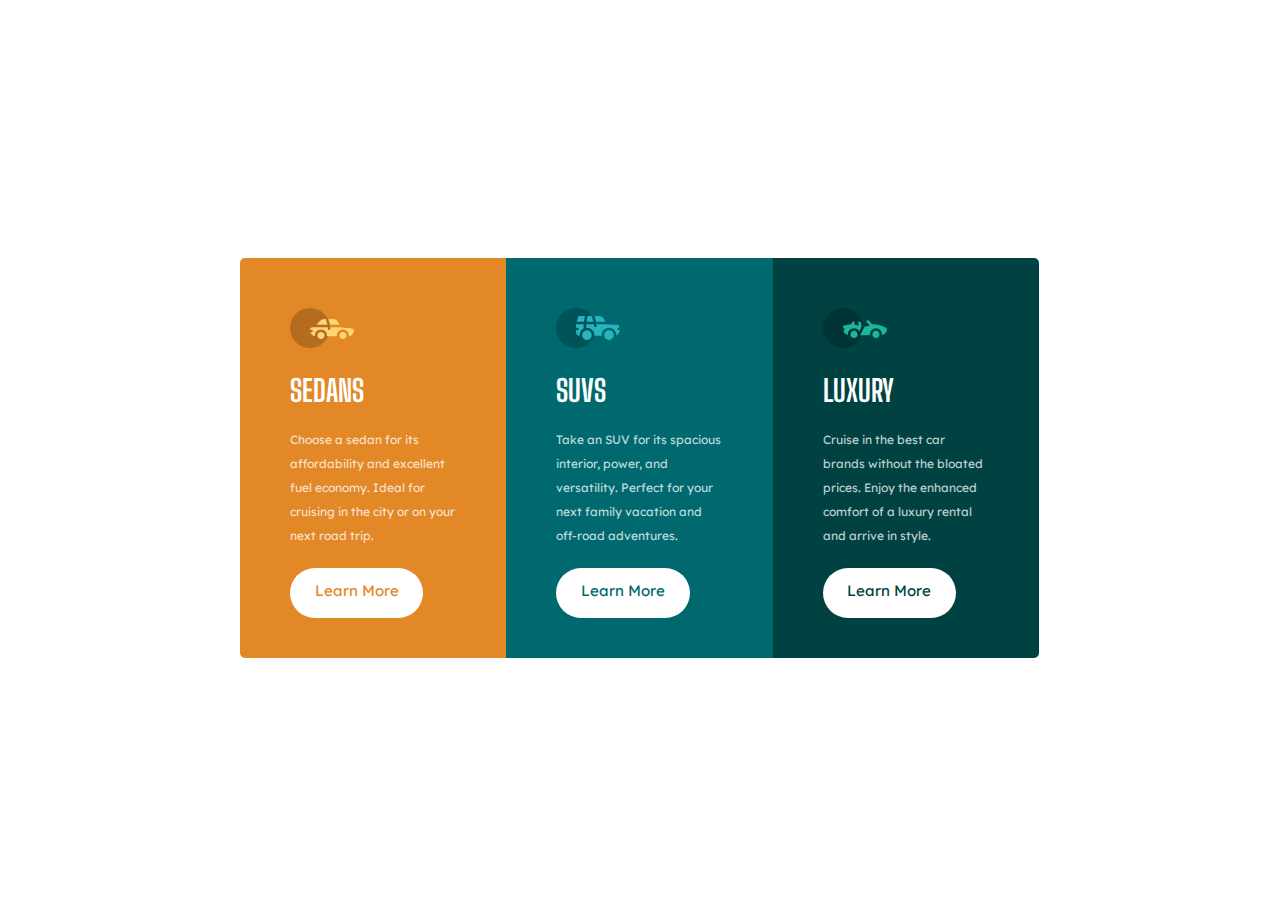
<file: 3-column-preview-card-component-main/index.html>
<!DOCTYPE html>
<html lang="en">
<head>
  <meta charset="UTF-8">
  <meta name="viewport" content="width=device-width, initial-scale=1.0"> <!-- displays site properly based on user's device -->

  <link rel="icon" type="image/png" sizes="32x32" href="./images/favicon-32x32.png">
  <link rel="stylesheet" href="style.css">
  <title>Frontend Mentor | 3-column preview card component</title>
  <link rel="preconnect" href="https://fonts.googleapis.com">
  <link rel="preconnect" href="https://fonts.gstatic.com" crossorigin>
  <link href="https://fonts.googleapis.com/css2?family=Big+Shoulders+Display:wght@700&family=Lexend+Deca&display=swap" rel="stylesheet">
  
</head>
<body>
  
  <div class="container">
  <div class="first">
    <img src="images/icon-sedans.svg">
    <h1>Sedans</h1>
    <p>Choose a sedan for its affordability and excellent fuel economy. Ideal for cruising in the city 
    or on your next road trip.</p>
  <a href="">Learn More</a>
</div>
<div class="second">
  <img src="images/icon-suvs.svg">
  <h1>SUVs</h1>
  <p>Take an SUV for its spacious interior, power, and versatility. Perfect for your next family vacation 
    and off-road adventures.</p>
    <a href="">Learn More</a>  
  </div>
  <div class="third">
    <img src="images/icon-luxury.svg">
    <h1>Luxury</h1>
    <p>Cruise in the best car brands without the bloated prices. Enjoy the enhanced comfort of a luxury 
      rental and arrive in style.</p>
      <a href="">Learn More</a>   
  </div>
</div>
  
  
</body>
</html>
</file>
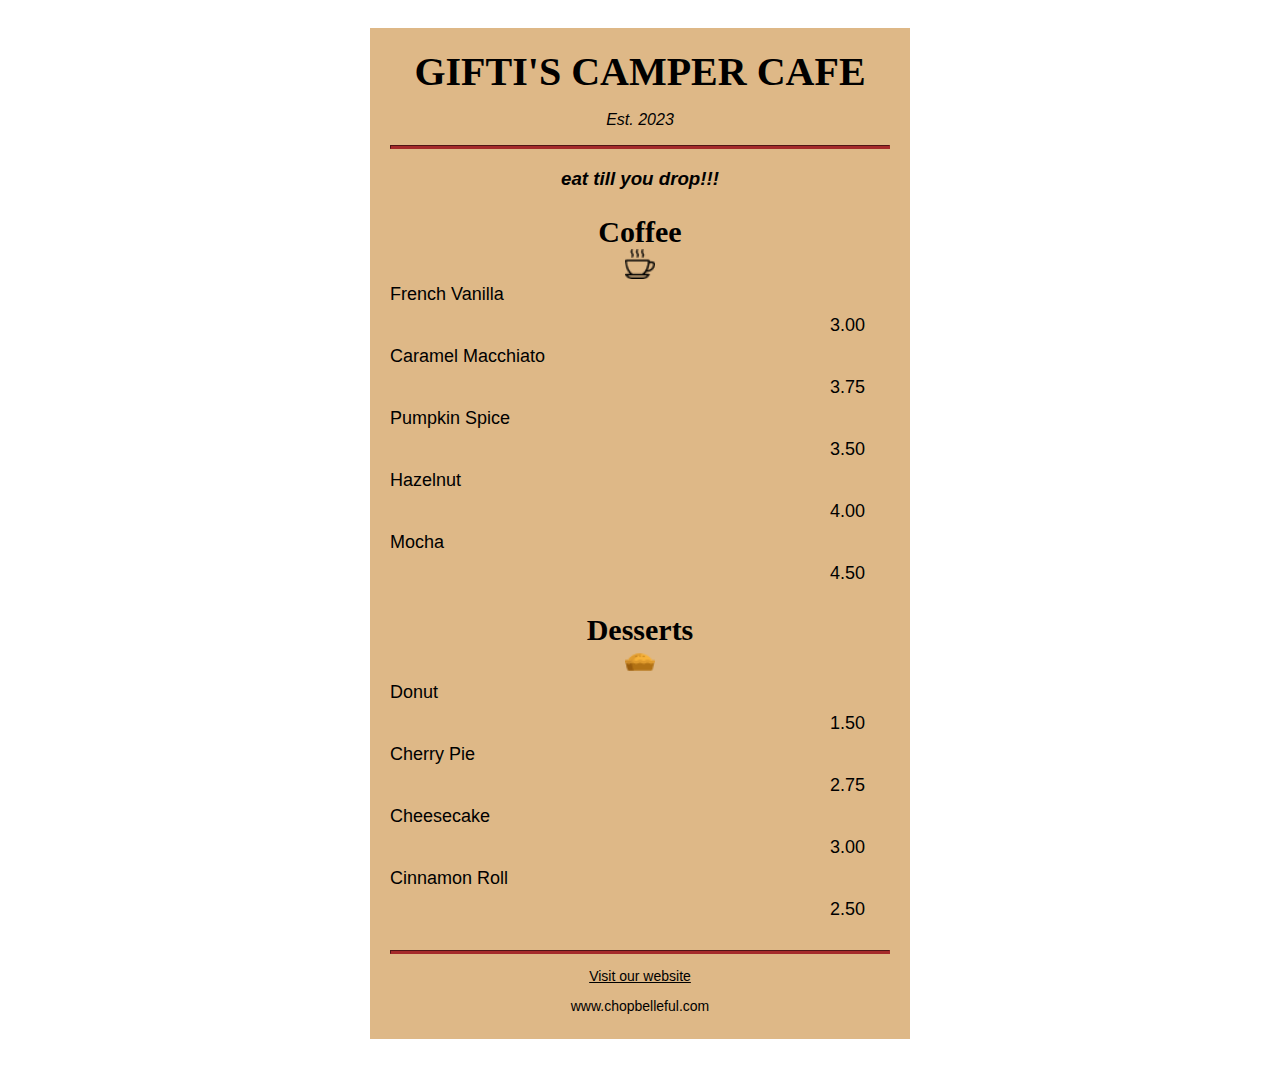
<file: CAFE_MENU/index.html>
<!DOCTYPE html>
<html lang="en">
  <head>
    <meta charset="utf-8" />
    <meta name="viewport" content="width=device-width, initial-scale=1.0" />
    <title>Cafe Menu</title>
    <link href="styles.css" rel="stylesheet" />
  </head>
  <body>
    <div class="menu">
      <main>
        <h1>GIFTI'S CAMPER CAFE</h1>
        <p class="established">Est. 2023</p>
        <hr />
        <h3><i>eat till you drop!!!</i></h3>
        <section>
          <h2>Coffee</h2>
          <img
            src="./images/coffee-cup_1014393 (2).png"
            alt="coffee icon" width="30px"
          />
          <article class="item">
            <p class="flavor">French Vanilla</p>
            <p class="price">3.00</p>
          </article>
          <article class="item">
            <p class="flavor">Caramel Macchiato</p>
            <p class="price">3.75</p>
          </article>
          <article class="item">
            <p class="flavor">Pumpkin Spice</p>
            <p class="price">3.50</p>
          </article>
          <article class="item">
            <p class="flavor">Hazelnut</p>
            <p class="price">4.00</p>
          </article>
          <article class="item">
            <p class="flavor">Mocha</p>
            <p class="price">4.50</p>
          </article>
        </section>
        <section>
          <h2>Desserts</h2>
          <img
            src="./images/pie_199650.png"
            alt="pie icon" width="30px"
          />
          <article class="item">
            <p class="dessert">Donut</p>
            <p class="price">1.50</p>
          </article>
          <article class="item">
            <p class="dessert">Cherry Pie</p>
            <p class="price">2.75</p>
          </article>
          <article class="item">
            <p class="dessert">Cheesecake</p>
            <p class="price">3.00</p>
          </article>
          <article class="item">
            <p class="dessert">Cinnamon Roll</p>
            <p class="price">2.50</p>
          </article>
        </section>
      </main>
      <hr class="bottom-line" />
      <footer>
        <p>
          <a href="https://www.chopbelleful.com" target="_blank"
            >Visit our website</a
          >
        </p>
        <p class="address">www.chopbelleful.com</p>
      </footer>
    </div>
  </body>
</html>
<!-- https://cdn.freecodecamp.org/curriculum/css-cafe/pie.jpg -->
<!-- https://cdn.freecodecamp.org/curriculum/css-cafe/coffee.jpg -->
</file>
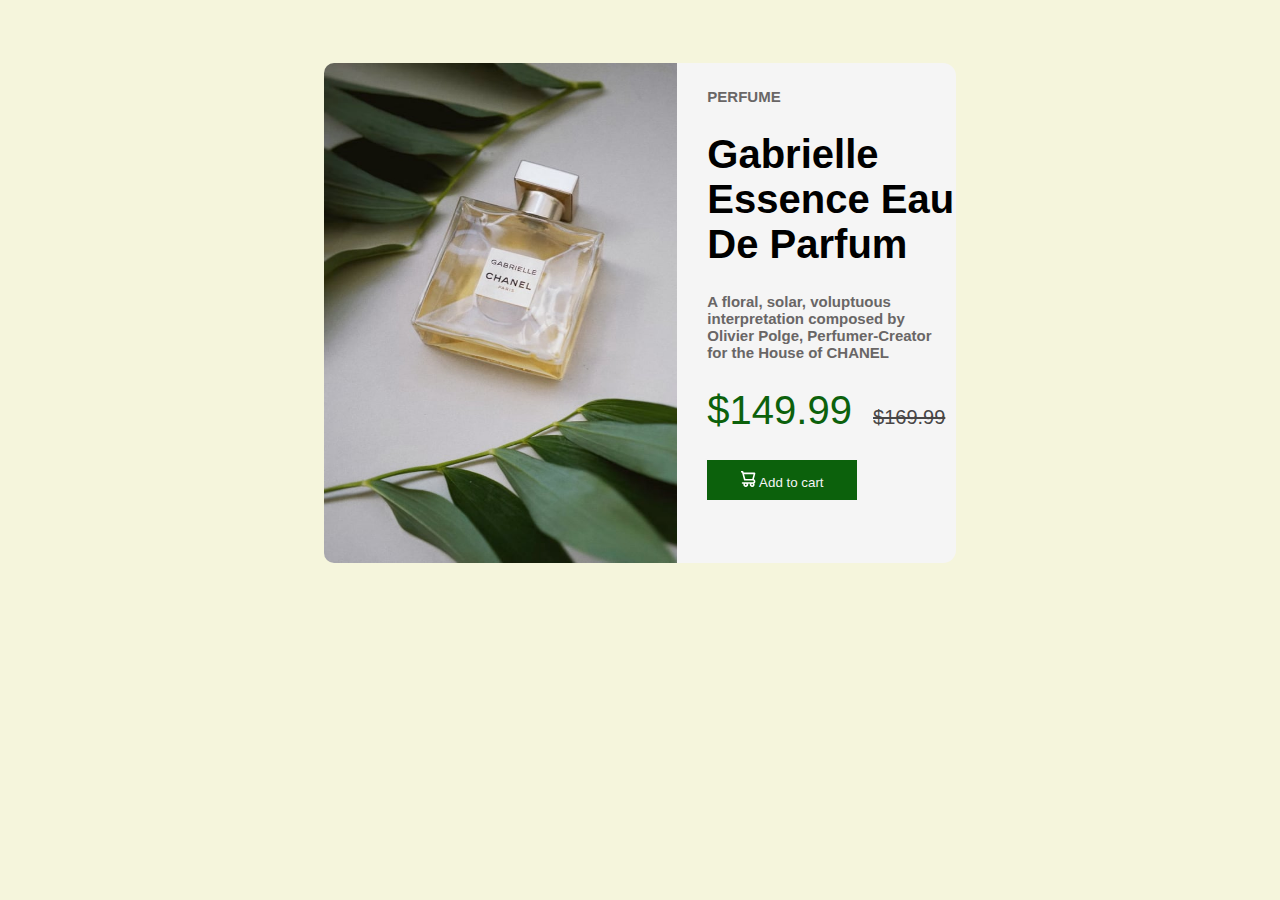
<file: CHANEL-PERF/index.html>
<!DOCTYPE html>
<html lang="en">

<head>
  <link rel="stylesheet" href="style.css" />
  <meta charset="UTF-8" />
  <meta name="viewport" content="width=device-width, initial-scale=1.0" />
  <title>Chanel Perfume</title>
  <!-- FAVICON -->
  <link rel="shortcut icon" href="images/favicon-32x32.png" />
</head>

<body>

  <div class="parent">
    <div>
      <image class="img" src="images/image-product-desktop.jpg" />
    </div>
    <div class="content">
      <h3 class="one">PERFUME</h3>
      <h1 class="two">
        Gabrielle<br />
        Essence Eau<br />
        De Parfum
      </h1>
      <h3 class="one">
        A floral, solar, voluptuous<br />
        interpretation composed by<br />
        Olivier Polge, Perfumer-Creator<br />
        for the House of CHANEL
      </h3>

      <div class="newdiv"><h1 class="three">$149.99 <span class="four">$169.99</span></h1></div>

      <button class="five">
        <svg width="15" height="16" xmlns="http://www.w3.org/2000/svg">
          <path
            d="M14.383 10.388a2.397 2.397 0 0 0-1.518-2.222l1.494-5.593a.8.8 0 0 0-.144-.695.8.8 0 0 0-.631-.28H2.637L2.373.591A.8.8 0 0 0 1.598 0H0v1.598h.983l1.982 7.4a.8.8 0 0 0 .799.59h8.222a.8.8 0 0 1 0 1.599H1.598a.8.8 0 1 0 0 1.598h.943a2.397 2.397 0 1 0 4.507 0h1.885a2.397 2.397 0 1 0 4.331-.376 2.397 2.397 0 0 0 1.12-2.021ZM11.26 7.99H4.395L3.068 3.196h9.477L11.26 7.991Zm-6.465 6.392a.8.8 0 1 1 0-1.598.8.8 0 0 1 0 1.598Zm6.393 0a.8.8 0 1 1 0-1.598.8.8 0 0 1 0 1.598Z"
            fill="#FFF" />
        </svg>
        Add to cart
      </button>
      
      <button class="six">
        <svg width="15" height="16" xmlns="http://www.w3.org/2000/svg">
          <path
            d="M14.383 10.388a2.397 2.397 0 0 0-1.518-2.222l1.494-5.593a.8.8 0 0 0-.144-.695.8.8 0 0 0-.631-.28H2.637L2.373.591A.8.8 0 0 0 1.598 0H0v1.598h.983l1.982 7.4a.8.8 0 0 0 .799.59h8.222a.8.8 0 0 1 0 1.599H1.598a.8.8 0 1 0 0 1.598h.943a2.397 2.397 0 1 0 4.507 0h1.885a2.397 2.397 0 1 0 4.331-.376 2.397 2.397 0 0 0 1.12-2.021ZM11.26 7.99H4.395L3.068 3.196h9.477L11.26 7.991Zm-6.465 6.392a.8.8 0 1 1 0-1.598.8.8 0 0 1 0 1.598Zm6.393 0a.8.8 0 1 1 0-1.598.8.8 0 0 1 0 1.598Z"
            fill="#FFF" />
        </svg>
        Buy Now
      </button>
    </div>
  </div>
</body>

</html>
</file>
<file: 3-column-preview-card-component-main/style.css>
:root {
  --Bright-orange: hsl(31, 77%, 52%);
  --Dark-cyan: hsl(184, 100%, 22%);
  --Very-dark-cyan: hsl(179, 100%, 13%);
  --Transparent-white: hsla(0, 0%, 100%, 0.75);
  --Very-light-gray: hsl(0, 0%, 95%);
}

* {
  box-sizing: border-box;
}

body {
  font-size: 15px;
  background-color: white;
  justify-content: center;
  height: 100vh;
  display: flex;
  align-items: center;
}


.container {
  width: 800px;
  height: 400px;
  display: flex;
  color: white;

}

.first {
  width: 33.3%;
  height: 100%;
  background-color: var(--Bright-orange);
  border-radius: 5px 0 0 5px;
  padding: 50px;
}

.second {
  width: 33.3%;
  height: 100%;
  background-color: var(--Dark-cyan);
  padding: 50px;
}

.third {
  width: 33.3%;
  height: 100%;
  background-color: var(--Very-dark-cyan);
  border-radius: 0 5px 5px 0;
  padding: 50px;
}

h1 {
  font-family: 'Big Shoulders Display', cursive;
  text-transform: uppercase;
}

p {
  font-family: 'Lexend Deca', sans-serif;
  font-size: 12px;
  color: var(--Transparent-white);
  margin-bottom: 20px;
  line-height: 24px;
}

a {
  text-decoration: none;
  font-family: 'Lexend Deca', sans-serif;
  display: block;
  text-align: center;
  width: 80%;
  height: 50px;
  background-color: white;
  border-radius: 40px;
    padding-top: 13px;
}

.first a{
  color: var(--Bright-orange);
}

.second a{
  color: var(--Dark-cyan);
}

.third a{
  color: var(--Very-dark-cyan);
}

a:hover {
  background: none;
  border: solid white 2px;
  /* background-color: var(--Bright-orange); */
  color: white;
}

@media (max-width: 768px) {
  .container {
    display: flex;
    flex-direction: column;
    width: 450px;
    padding: 5px;
    margin-right: 10px;
    height: 100vh;
    font-size: 18px;
  }
  
  .first, .second, .third {
    width: 100%;
  }
}
</file>
<file: CAFE_MENU/styles.css>
body {
    background-image: url(https://cdn.freecodecamp.org/curriculum/css-cafe/beans.jpg);
    font-family: sans-serif;
    padding: 20px;
  }
  
  h1 {
    font-size: 40px;
    margin-top: 0;
    margin-bottom: 15px;
  }
  
  h2 {
    font-size: 30px;
  }
  
  .established {
    font-style: italic;
  }
  
  h1, h2, p {
    text-align: center;
  }
  
  .menu {
    width: 80%;
    background-color: burlywood;
    margin-left: auto;
    margin-right: auto;
    padding: 20px;
    max-width: 500px;
  }

  img {
    display: block;
    margin-left: auto;
    margin-right: auto;
    margin-top: -25px;
  }

  hr {
    height: 2px;
    background-color: brown;
    border-color: brown;
  }
  
  .bottom-line {
    margin-top: 25px;
  }
  
  h1, h2 {
    font-family: Impact, serif;
  }
  
  .item p {
    display: inline-block;
    margin-top: 5px;
    margin-bottom: 5px;
    font-size: 18px;
  }
  
  .flavor, .dessert {
    text-align: left;
    width: 75%;
  }
  
  .price {
    text-align: right;
    width: 95%;
    /* padding: 5px; */
  }
  
  /* FOOTER */
  
  footer {
    font-size: 14px;
  }
  
  .address {
    margin-bottom: 5px;
  }
  
  a {
    color: black;
  }
  
  a:visited {
    color: black;
  }
  
  a:hover {
    color: brown;
  }
  
  a:active {
    color: brown;
  }

  h3 {
    text-align: center;
  }
</file>
<file: CHANEL-PERF/style.css>
* {
    box-sizing: border-box;

}

.parent {
    display: flex;
    width: 50%;
    margin: auto;
    background-color: whitesmoke;
    border-radius: 13px;
    max-height: 500px;
    margin-top: 5%;
    /* padding: 20px; */
  }

.content{
margin-left: 30px;
}

  .img {
    max-height: 500px;
    width: 100%;
    margin: auto;
    border-top-left-radius: 10px;
    border-bottom-left-radius: 10px;
    margin-right: 20px;
  }

  body {
    background-color: beige;
  }

  .one {
    font-family: Arial, Helvetica, sans-serif;
    color: rgb(105, 102, 102);
    font-size: 15px;
    margin-top: 10%;
  }

  .two {
    font-family: Verdana, Geneva, Tahoma, sans-serif;
    font-size: 40px;
    font-weight: 700;
  }

  .three {
    color: rgb(12, 97, 12);
    font-family: Impact, Haettenschweiler, "Arial Narrow Bold", sans-serif;
    font-weight: 400;
    font-size: 40px;
    /* display: inline; */
  }

  .four {
    text-decoration: line-through;
    color: rgb(72, 70, 70);
    font-size: 20px;
    margin-left: 10px;
  }
.five {
    background-color: rgb(12, 97, 12);
    width: 150px;
    height: 40px;
    color: whitesmoke;
  }
  
  .six {
    display: none;
    background-color: rgb(12, 97, 12);
    width: 150px;
    height: 40px;
    color: whitesmoke;
  }

  button {
    border: none;
  }
  
  @media only screen and (max-width: 768px) {
    .parent {
      display: block; 
      /* flex-direction: column;   */
      /* height: 80%; */
      /* width: 20%; */
    }
    
    .img{
      border-radius: 10px 10px 0 0;
      height: 250px;
      width: 100%;
    }
    
    .one{
      text-align: center;
        margin: auto;
        font-size: 14px;
      }
      
      .two{
        /* display: inline; */
        font-size: 20px;
        padding: 5px;
        text-align: center;   
      }
      
      .content{
        margin: 0;
      } 
      
      br {
        display: none;
      }
      
      .three {
        font-size: 25px;
        font-weight: 400;
        color: rgb(72, 70, 70);
        margin-right: 5px;
        text-align: center;
      }
      
      .six {
        display: inline;  
        margin: 0 0 20px 80px;
        border-radius: 5px;
        /* margin-bottom: 10px; */
        height: 40px;
        width: 180px;
      }

      .five {
        display: none;
      }

    /* body {
      width: 500px;
      height: 700px;
    } */
  }
  
  @media only screen and (min-width:769px) and (max-width: 1000px) {
    .img {
      width: 110%;
      height: 500px;
    }
    
    body {
      background-color: rgb(15, 86, 55);
    }
    
    .one{
      text-align: center;
      font-size: 18px;
    }
    
    .two{
      /* display: inline; */
      font-size: 24px;
      padding: 5px;
      text-align: center;   
    }
    
    br {
      display: none;
    }
    
    .three {
      font-size: 30px;
      font-weight: 400;
      color: rgb(12, 97, 12);
      margin-right: 5px;
      /* text-align: center; */
    }
  }
</file>
